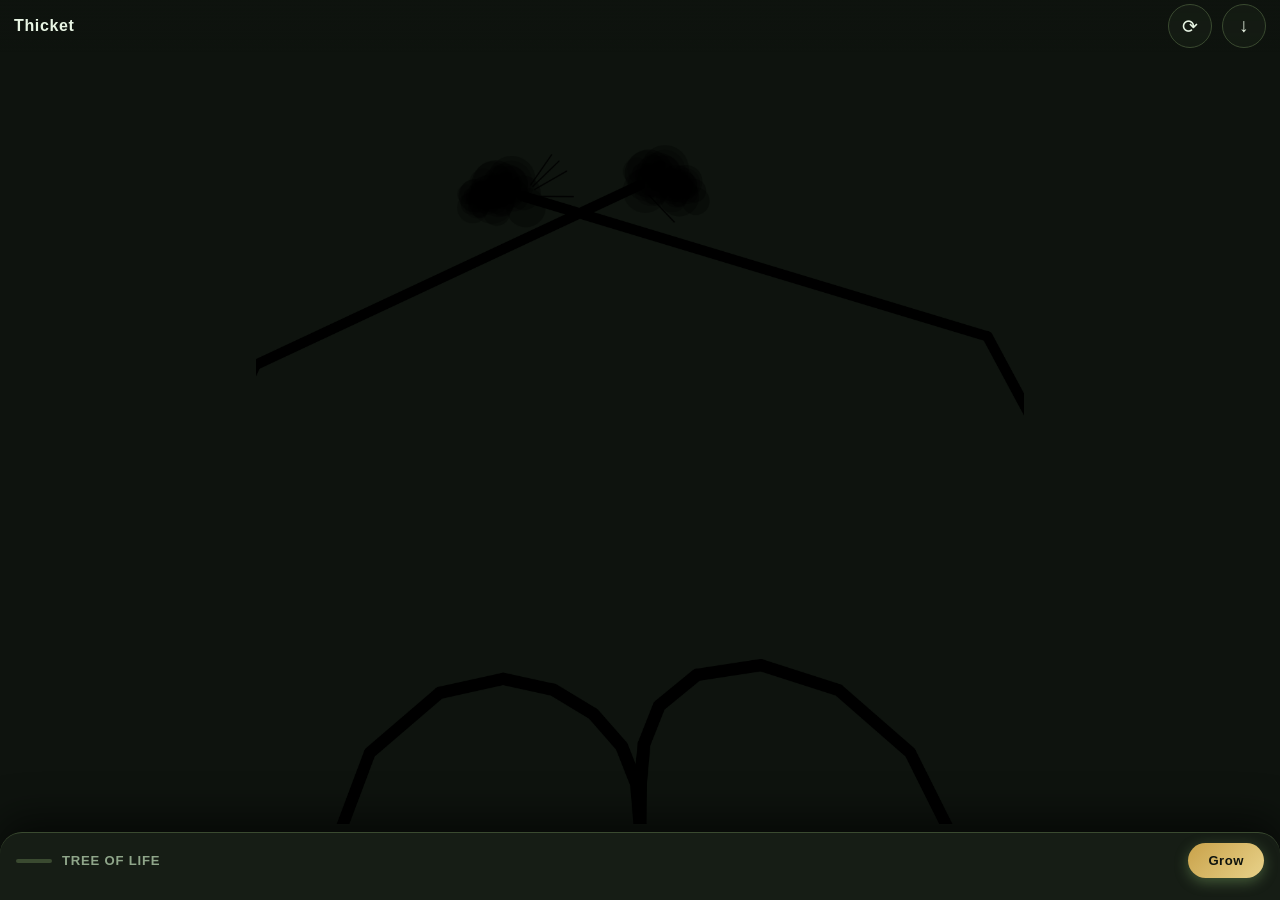
<file: index.html>
<!DOCTYPE html>
<html lang="en">
<head>
<meta charset="UTF-8">
<meta name="viewport" content="width=device-width, initial-scale=1, viewport-fit=cover">
<meta name="theme-color" content="#0e130e">
<title>Thicket</title>
<link rel="manifest" href="manifest.webmanifest">
<link rel="stylesheet" href="thicket.css">
</head>
<body>
<div class="appWrap">

  <canvas id="mainCanvas"></canvas>

  <div class="topBar">
    <span class="topTitle">Thicket</span>
    <button id="btnRandomize" class="iconBtn" title="Randomize">⟳</button>
    <button id="btnExport" class="iconBtn" title="Save image">↓</button>
  </div>

  <div class="sheet" id="sheet">
    <div class="sheetHandle" id="sheetHandle">
      <div class="sheetPill"></div>
      <span class="sheetLabel" id="sheetLabel">Settings</span>
      <button id="btnGenerate" class="generateBtn">Grow</button>
    </div>
    <div class="settingsList" id="settingsList">

      <!-- PATTERN -->
      <div class="settingsGroup">
        <div class="groupLabel">Pattern</div>
        <div class="settingRow" data-key="growthStyle">
          <div class="settingRowInner"><span class="settingName">Style</span><span class="settingVal" id="growthStyleVal">Tree</span></div>
          <div class="settingControl">
            <select id="growthStyle" class="bigSelect">
              <option value="tree" selected>Tree of life</option>
              <option value="bamboo">Grove</option>
              <option value="reed">Fountain</option>
              <option value="mycelium">Mirror lace</option>
              <option value="fern">Corner frames</option>
              <option value="coral">Mandala</option>
              <option value="bramble">Wreath</option>
            </select>
            <p class="settingHint">Each style has one fixed, symmetrical composition. Sliders shape it; the seed varies it.</p>
          </div>
        </div>
        <div class="settingRow" data-key="seed">
          <div class="settingRowInner"><span class="settingName">Seed</span><span class="settingVal" id="seedVal">thicket</span></div>
          <div class="settingControl">
            <input type="text" id="seed" class="bigText" value="thicket" spellcheck="false" autocapitalize="off" autocomplete="off">
            <button id="btnNewSeed" class="wideBtn" type="button">New seed</button>
            <p class="settingHint">Same seed and same settings always give the same picture. Type anything.</p>
          </div>
        </div>
      </div>

      <!-- SHAPE (shared) -->
      <div class="settingsGroup">
        <div class="groupLabel">Shape</div>

        <div class="settingRow" data-key="scale">
          <div class="settingRowInner"><span class="settingName">Scale</span><span class="settingVal" id="scaleVal">1</span></div>
          <div class="settingControl"><input type="range" id="scale" min="0.5" max="2" step="0.05" value="1" class="bigSlider"></div>
        </div>

        <div class="settingRow" data-key="reach">
          <div class="settingRowInner"><span class="settingName">Reach</span><span class="settingVal" id="reachVal">70</span></div>
          <div class="settingControl">
            <input type="range" id="reach" min="20" max="100" step="1" value="70" class="bigSlider">
            <p class="settingHint">How far the growth extends from its start point toward the far side.</p>
          </div>
        </div>

        <div class="settingRow" data-key="depth">
          <div class="settingRowInner"><span class="settingName">Depth</span><span class="settingVal" id="depthVal">5</span></div>
          <div class="settingControl">
            <input type="range" id="depth" min="2" max="8" step="1" value="5" class="bigSlider">
            <p class="settingHint">How many times leaves or strands divide. Higher makes finer detail.</p>
          </div>
        </div>

        <div class="settingRow" data-key="curl">
          <div class="settingRowInner"><span class="settingName">Curl</span><span class="settingVal" id="curlVal">30</span></div>
          <div class="settingControl">
            <input type="range" id="curl" min="0" max="100" step="1" value="30" class="bigSlider">
            <p class="settingHint">How much the strands sway or coil. Low is calm, high is curled.</p>
          </div>
        </div>

        <div class="settingRow" data-key="density">
          <div class="settingRowInner"><span class="settingName">Density</span><span class="settingVal" id="densityVal">50</span></div>
          <div class="settingControl">
            <input type="range" id="density" min="0" max="100" step="1" value="50" class="bigSlider">
            <p class="settingHint">How full the design is. Low is sparse, high is lush.</p>
          </div>
        </div>

        <div class="settingRow" data-key="lineWeight">
          <div class="settingRowInner"><span class="settingName">Line weight</span><span class="settingVal" id="lineWeightVal">5</span></div>
          <div class="settingControl"><input type="range" id="lineWeight" min="1" max="20" step="1" value="5" class="bigSlider"></div>
        </div>

        <div class="settingRow" data-key="taper">
          <div class="settingRowInner"><span class="settingName">Taper</span><span class="settingVal" id="taperVal">50</span></div>
          <div class="settingControl">
            <input type="range" id="taper" min="0" max="100" step="1" value="50" class="bigSlider">
            <p class="settingHint">How much thinner outer strands get. Low keeps even lines, high makes fine tips.</p>
          </div>
        </div>

        <div class="settingRow" data-key="tips">
          <div class="settingRowInner"><span class="settingName">Tips</span><span class="settingVal" id="tipsVal">Buds</span></div>
          <div class="settingControl">
            <select id="tips" class="bigSelect">
              <option value="none">None</option>
              <option value="dots">Dots</option>
              <option value="buds" selected>Buds</option>
              <option value="leaves">Leaves</option>
            </select>
            <p class="settingHint">What sits on the ends of the smallest strands.</p>
          </div>
        </div>

        <div class="settingRow" data-key="tipSize">
          <div class="settingRowInner"><span class="settingName">Tip size</span><span class="settingVal" id="tipSizeVal">50</span></div>
          <div class="settingControl"><input type="range" id="tipSize" min="10" max="100" step="5" value="50" class="bigSlider"></div>
        </div>

        <div class="settingRow" data-key="colourStyle">
          <div class="settingRowInner"><span class="settingName">Colour style</span><span class="settingVal" id="colourStyleVal">Fade</span></div>
          <div class="settingControl">
            <select id="colourStyle" class="bigSelect">
              <option value="fade" selected>Fade root to tip</option>
              <option value="limb">Colour per strand</option>
              <option value="random">Random per strand</option>
            </select>
          </div>
        </div>
      </div>

      <!-- FOLD (coral, bramble) -->
      <div class="settingsGroup" data-styles="coral bramble">
        <div class="groupLabel">Fold</div>
        <div class="settingRow" data-key="fold">
          <div class="settingRowInner"><span class="settingName">Fold count</span><span class="settingVal" id="foldVal">8</span></div>
          <div class="settingControl">
            <input type="range" id="fold" min="4" max="16" step="1" value="8" class="bigSlider">
            <p class="settingHint">How many equal slices the design repeats around the centre.</p>
          </div>
        </div>
      </div>

      <!-- BAMBOO -->
      <div class="settingsGroup" data-styles="bamboo">
        <div class="groupLabel">Grove</div>
        <div class="settingRow" data-key="bambooCount">
          <div class="settingRowInner"><span class="settingName">Stalks per side</span><span class="settingVal" id="bambooCountVal">5</span></div>
          <div class="settingControl"><input type="range" id="bambooCount" min="2" max="12" step="1" value="5" class="bigSlider"></div>
        </div>
        <div class="settingRow" data-key="bambooLeafLen">
          <div class="settingRowInner"><span class="settingName">Leaf length</span><span class="settingVal" id="bambooLeafLenVal">50</span></div>
          <div class="settingControl"><input type="range" id="bambooLeafLen" min="10" max="100" step="5" value="50" class="bigSlider"></div>
        </div>
      </div>

      <!-- FERN -->
      <div class="settingsGroup" data-styles="fern">
        <div class="groupLabel">Corner frames</div>
        <div class="settingRow" data-key="fernCount">
          <div class="settingRowInner"><span class="settingName">Fronds per corner</span><span class="settingVal" id="fernCountVal">3</span></div>
          <div class="settingControl"><input type="range" id="fernCount" min="1" max="6" step="1" value="3" class="bigSlider"></div>
        </div>
        <div class="settingRow" data-key="fernSpacing">
          <div class="settingRowInner"><span class="settingName">Leaf pairing</span><span class="settingVal" id="fernSpacingVal">50</span></div>
          <div class="settingControl">
            <input type="range" id="fernSpacing" min="0" max="100" step="5" value="50" class="bigSlider">
            <p class="settingHint">Low is tight and brushy, high is open and airy.</p>
          </div>
        </div>
      </div>

      <!-- COLOUR -->
      <div class="settingsGroup">
        <div class="groupLabel">Colour</div>
        <div class="settingRow" data-key="colorScheme">
          <div class="settingRowInner"><span class="settingName">Scheme</span><span class="settingVal" id="colorSchemeVal">Custom</span></div>
          <div class="settingControl">
            <select id="colorScheme" class="bigSelect">
              <option value="custom" selected>Custom (my colours)</option>
              <option value="complementary">Complementary</option>
              <option value="splitcomp">Split-complementary</option>
              <option value="analogous">Analogous</option>
              <option value="triadic">Triadic</option>
              <option value="tetradic">Tetradic</option>
              <option value="monochrome">Monochrome</option>
              <option value="moss">Moss &amp; Brass</option>
              <option value="autumn">Autumn</option>
              <option value="forest">Deep Forest</option>
              <option value="noir">Noir</option>
              <option value="neon">Neon</option>
              <option value="pastel">Pastel on dark</option>
            </select>
            <p class="settingHint">The first six build from Colour 1 and keep its shade. The rest are fixed and set the background too.</p>
          </div>
        </div>
        <div class="settingRow" data-key="color1" id="color1Row">
          <div class="settingRowInner"><span class="settingName">Colour 1</span><span class="colorDot" id="color1Dot" style="background:#c9a24a;"></span></div>
          <div class="settingControl"></div><input type="hidden" id="color1" value="#c9a24a">
        </div>
        <div class="settingRow" data-key="color2" id="color2Row">
          <div class="settingRowInner"><span class="settingName">Colour 2</span><span class="colorDot" id="color2Dot" style="background:#9bcf7a;"></span></div>
          <div class="settingControl"></div><input type="hidden" id="color2" value="#9bcf7a">
        </div>
        <div class="settingRow" data-key="color3" id="color3Row">
          <div class="settingRowInner"><span class="settingName">Colour 3</span><span class="colorDot" id="color3Dot" style="background:#4f7a3a;"></span></div>
          <div class="settingControl"></div><input type="hidden" id="color3" value="#4f7a3a">
        </div>
        <div class="settingRow" data-key="color4" id="color4Row">
          <div class="settingRowInner"><span class="settingName">Colour 4</span><span class="colorDot" id="color4Dot" style="background:#e8d28a;"></span></div>
          <div class="settingControl"></div><input type="hidden" id="color4" value="#e8d28a">
        </div>
      </div>

      <!-- BACKGROUND -->
      <div class="settingsGroup">
        <div class="groupLabel">Background</div>
        <div class="settingRow" data-key="bgStyle">
          <div class="settingRowInner"><span class="settingName">Style</span><span class="settingVal" id="bgStyleVal">Solid</span></div>
          <div class="settingControl">
            <select id="bgStyle" class="bigSelect">
              <option value="solid" selected>Solid</option>
              <option value="linear">Gradient, top to bottom</option>
              <option value="diagonal">Gradient, diagonal</option>
              <option value="radial">Gradient, from the centre</option>
            </select>
          </div>
        </div>
        <div class="settingRow" data-key="bgColor" id="bgColorRow">
          <div class="settingRowInner"><span class="settingName">Background</span><span class="colorDot" id="bgColorDot" style="background:#0e130e;"></span></div>
          <div class="settingControl"></div><input type="hidden" id="bgColor" value="#0e130e">
        </div>
        <div class="settingRow" data-key="bgColor2" id="bgColor2Row">
          <div class="settingRowInner"><span class="settingName">Background 2</span><span class="colorDot" id="bgColor2Dot" style="background:#1c2a1b;"></span></div>
          <div class="settingControl"></div><input type="hidden" id="bgColor2" value="#1c2a1b">
        </div>
        <div class="settingRow" data-key="bgTransparent">
          <div class="settingRowInner"><span class="settingName">Transparent bg</span><span class="settingVal" id="bgTransparentVal">Off</span></div>
          <div class="settingControl">
            <div class="toggleWrap"><button class="toggleBtn" id="bgTransparentToggle" data-on="false" type="button">Off</button></div>
            <p class="settingHint">Saved PNGs keep a see-through background. JPG uses the background colour.</p>
          </div>
          <input type="hidden" id="bgTransparent" value="false">
        </div>
      </div>

      <!-- OUTPUT -->
      <div class="settingsGroup">
        <div class="groupLabel">Output</div>
        <div class="settingRow" data-key="size">
          <div class="settingRowInner"><span class="settingName">Size</span><span class="settingVal" id="sizeVal">Square</span></div>
          <div class="settingControl">
            <select id="size" class="bigSelect">
              <option value="square" selected>Square 1500×1500</option>
              <option value="portrait">Portrait 1080×1620</option>
              <option value="a17">Samsung A17 1080×2340</option>
              <option value="landscape">Landscape 1920×1080</option>
            </select>
          </div>
        </div>
        <div class="settingRow" data-key="format">
          <div class="settingRowInner"><span class="settingName">File type</span><span class="settingVal" id="formatVal">PNG</span></div>
          <div class="settingControl">
            <select id="format" class="bigSelect">
              <option value="png" selected>PNG (sharp, can be transparent)</option>
              <option value="jpg">JPG (smaller file)</option>
            </select>
          </div>
        </div>
        <div class="settingRow" data-key="filename">
          <div class="settingRowInner"><span class="settingName">File name</span><span class="settingVal" id="filenameVal">thicket</span></div>
          <div class="settingControl"><input type="text" id="filename" class="bigText" value="thicket" spellcheck="false" autocapitalize="off" autocomplete="off"></div>
        </div>
      </div>

      <!-- SAVED LOOKS -->
      <div class="settingsGroup">
        <div class="groupLabel">Saved looks</div>
        <div class="settingRow" data-key="presets">
          <div class="settingRowInner"><span class="settingName">My presets</span><span class="settingVal" id="presetCountVal">0</span></div>
          <div class="settingControl">
            <select id="presetList" class="bigSelect"><option value="">— none saved —</option></select>
            <div class="btnTrio">
              <button id="btnSavePreset" class="wideBtn" type="button">Save current</button>
              <button id="btnLoadPreset" class="wideBtn" type="button">Load</button>
              <button id="btnDeletePreset" class="wideBtn danger" type="button">Delete</button>
            </div>
            <p class="settingHint">Saves every setting and colour on this phone only.</p>
          </div>
        </div>
      </div>

    </div>
  </div>
</div>

<div id="colorPickerOverlay" class="cpOverlay hidden">
  <div class="cpPanel">
    <div class="cpTitle" id="cpTitle">Pick a colour</div>
    <div class="cpSLWrap"><canvas id="cpSLCanvas"></canvas><div id="cpSLCursor" class="cpCursor"></div></div>
    <div class="cpHueWrap"><canvas id="cpHueCanvas"></canvas><div id="cpHueCursor" class="cpHueCursor"></div></div>
    <div class="cpHexRow"><span class="cpHexLabel">#</span><input type="text" id="cpHexInput" class="cpHexInput" maxlength="6" spellcheck="false" autocomplete="off"><div id="cpHexPreview" class="cpHexPreview"></div></div>
    <div class="cpPresets" id="cpPresets"></div>
    <div class="cpButtons"><button class="cpBtn" id="cpCancel" type="button">Cancel</button><button class="cpBtn primary" id="cpApply" type="button">Apply</button></div>
  </div>
</div>

<script src="thicket-styles.js"></script>
<script src="thicket-app.js"></script>
<script>
  if ("serviceWorker" in navigator) {
    navigator.serviceWorker.register("sw.js").catch(function (e) { console.warn("SW:", e); });
  }
</script>
</body>
</html>
</file>
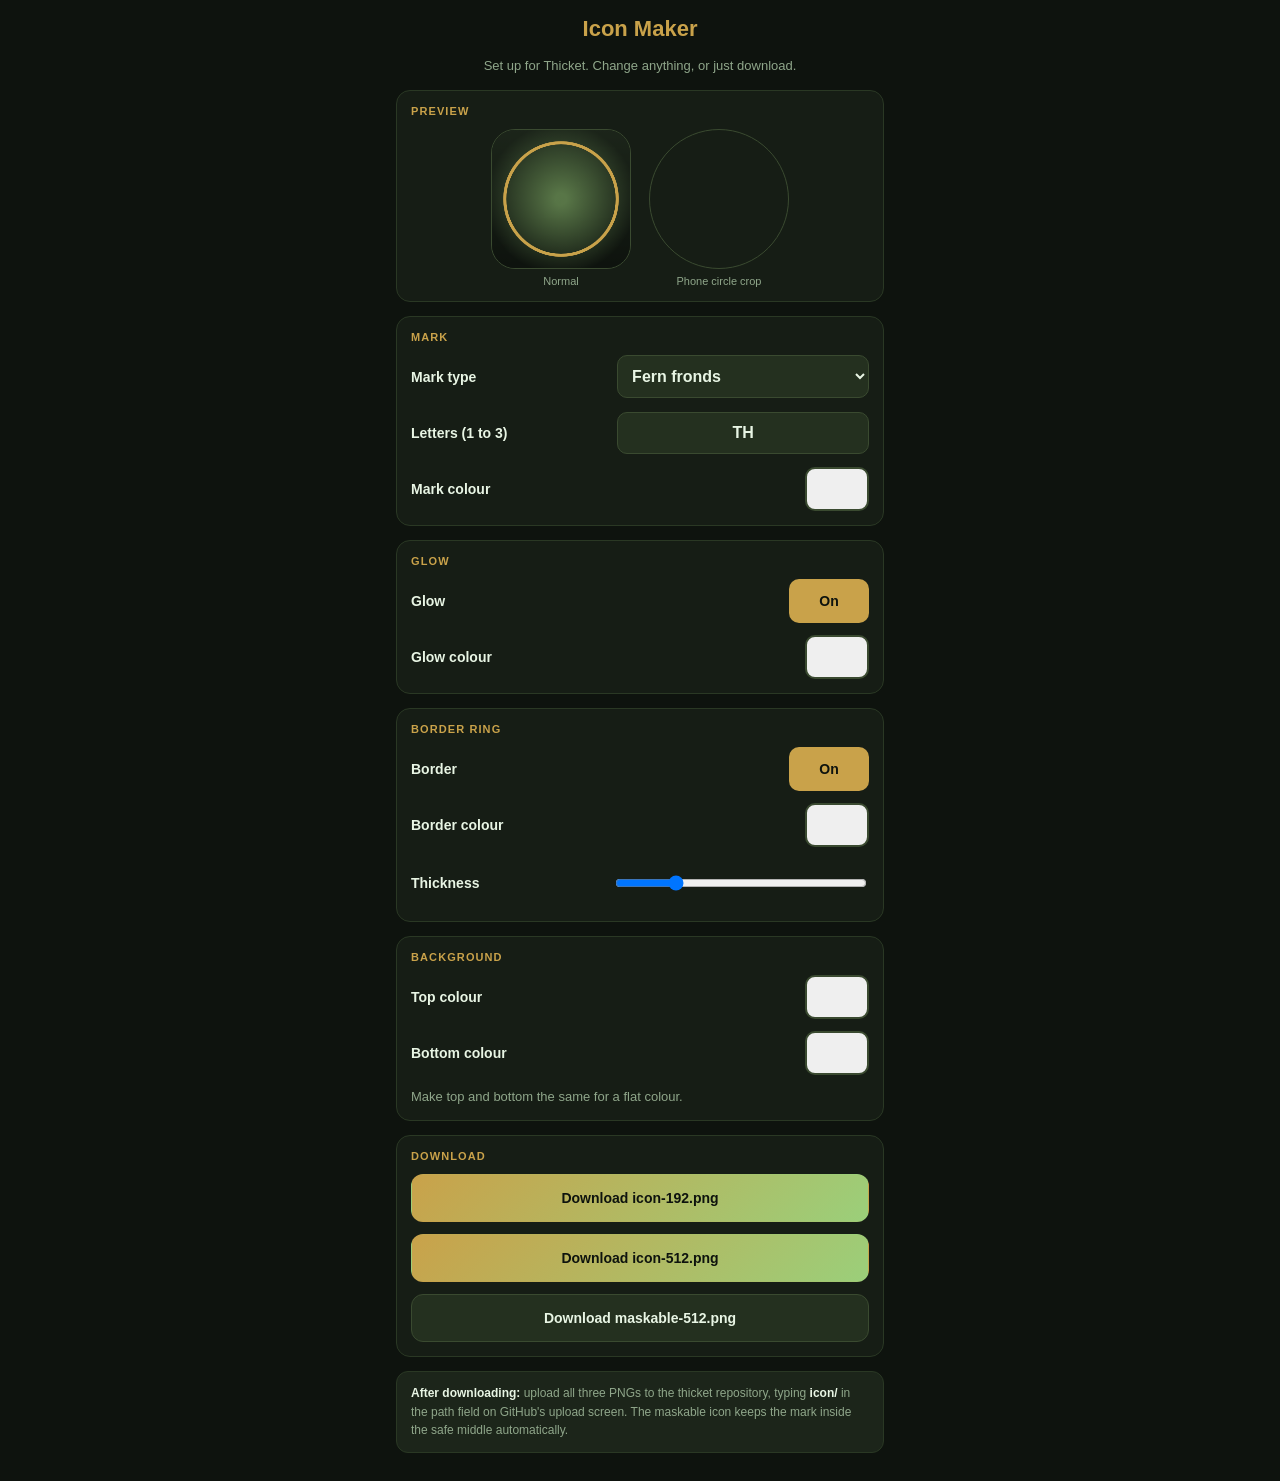
<file: icon/iconmaker.html>
<!DOCTYPE html>
<html lang="en">
<head>
<meta charset="UTF-8">
<meta name="viewport" content="width=device-width, initial-scale=1, viewport-fit=cover">
<meta name="theme-color" content="#0e130e">
<title>Icon Maker: Thicket</title>
<style>
  :root{--bg:#0e130e;--panel:#161d15;--p2:#1c251a;--p3:#24301f;--bd:#2a3824;--bds:#3a4a30;--text:#e8f5e4;--dim:#8fa68a;--acc:#c9a24a;--acc2:#9bcf7a}
  *{box-sizing:border-box;-webkit-tap-highlight-color:transparent}
  html,body{margin:0;background:var(--bg);color:var(--text);font-family:-apple-system,BlinkMacSystemFont,"Segoe UI",Roboto,Helvetica,Arial,sans-serif;touch-action:manipulation}
  .wrap{max-width:520px;margin:0 auto;padding:calc(env(safe-area-inset-top,0px) + 16px) 16px calc(env(safe-area-inset-bottom,0px) + 28px);display:flex;flex-direction:column;gap:14px}
  h1{margin:0;font-size:22px;font-weight:800;text-align:center;color:var(--acc)}
  .lead{margin:0;font-size:13px;color:var(--dim);line-height:1.5;text-align:center}
  .group{background:var(--panel);border:1px solid var(--bd);border-radius:14px;padding:14px;display:flex;flex-direction:column;gap:12px}
  h2{margin:0;font-size:11px;text-transform:uppercase;letter-spacing:.1em;color:var(--acc);font-weight:800}
  .field{display:flex;align-items:center;justify-content:space-between;gap:10px;min-height:44px}
  .field label{font-size:14px;font-weight:600;flex:1}
  .field select,.field input[type=text]{width:55%;background:var(--p3);border:1px solid var(--bds);color:var(--text);border-radius:10px;padding:11px 10px;font-size:16px;font-weight:700}
  .field input[type=text]{text-align:center;text-transform:uppercase}
  .field input[type=range]{width:55%;height:44px}
  .sw{width:64px;height:44px;border-radius:10px;border:2px solid var(--bds);cursor:pointer;padding:0}
  .tog{width:80px;height:44px;border-radius:10px;border:1px solid var(--bds);background:var(--p3);color:var(--dim);font-weight:800;font-size:14px;cursor:pointer}
  .tog[data-on="true"]{background:var(--acc);color:#0e130e;border-color:transparent}
  .previews{display:flex;justify-content:center;gap:18px;flex-wrap:wrap}
  .pv{display:flex;flex-direction:column;align-items:center;gap:6px;font-size:11px;color:var(--dim)}
  .pv canvas{width:140px;height:140px;border:1px solid var(--bds)}
  #pvA{border-radius:24px}
  #pvB{border-radius:50%}
  button.dl{background:var(--p3);border:1px solid var(--bds);color:var(--text);border-radius:12px;padding:15px;font-size:14px;font-weight:800;cursor:pointer}
  button.dl.primary{background:linear-gradient(135deg,var(--acc),var(--acc2));color:#0e130e;border-color:transparent}
  button.dl:active{transform:scale(.97)}
  .note{font-size:12px;color:var(--dim);line-height:1.55;background:var(--p2);border:1px solid var(--bd);border-radius:12px;padding:12px 14px}
  .note b{color:var(--text)}
  .hidden{display:none!important}
  .cpOverlay{position:fixed;inset:0;background:rgba(0,0,0,.78);z-index:500;display:flex;align-items:flex-end;justify-content:center}
  .cpPanel{background:var(--p2);border:1px solid var(--bds);border-radius:22px 22px 0 0;padding:18px 16px calc(env(safe-area-inset-bottom,0px) + 16px);width:100%;max-width:640px;display:flex;flex-direction:column;gap:14px}
  .cpTitle{font-size:12px;font-weight:700;color:var(--dim);text-align:center;text-transform:uppercase;letter-spacing:.1em}
  .cpSLWrap{position:relative;width:100%;height:180px;border-radius:10px;overflow:hidden;touch-action:none}
  .cpHueWrap{position:relative;width:100%;height:32px;border-radius:16px;touch-action:none}
  #cpSL,#cpHue{width:100%;height:100%;display:block}
  #cpHue{border-radius:16px}
  .cur{position:absolute;width:24px;height:24px;border-radius:50%;border:2.5px solid #fff;box-shadow:0 0 0 1px rgba(0,0,0,.5);pointer-events:none;transform:translate(-50%,-50%)}
  .cpHexRow{display:flex;align-items:center;gap:8px}
  .cpHexRow input{flex:1;background:var(--p3);border:1px solid var(--bds);color:var(--text);border-radius:10px;padding:10px 12px;font-size:16px;font-family:monospace;letter-spacing:.08em;text-transform:uppercase}
  #cpPrev{width:38px;height:38px;border-radius:8px;border:1px solid var(--bds)}
  .cpPresets{display:flex;flex-wrap:wrap;gap:8px}
  .cpPresets button{width:36px;height:36px;border-radius:8px;border:2px solid transparent;padding:0;cursor:pointer}
  .cpBtns{display:flex;gap:8px}
  .cpBtns button{flex:1;background:var(--p3);border:1px solid var(--bds);color:var(--text);border-radius:12px;padding:14px;font-size:15px;font-weight:700;cursor:pointer}
  .cpBtns .primary{background:linear-gradient(135deg,var(--acc),var(--acc2));color:#0e130e;border-color:transparent}
</style>
</head>
<body>
<div class="wrap">
  <h1>Icon Maker</h1>
  <p class="lead">Set up for Thicket. Change anything, or just download.</p>

  <div class="group">
    <h2>Preview</h2>
    <div class="previews">
      <div class="pv"><canvas id="pvA" width="280" height="280"></canvas>Normal</div>
      <div class="pv"><canvas id="pvB" width="280" height="280"></canvas>Phone circle crop</div>
    </div>
  </div>

  <div class="group">
    <h2>Mark</h2>
    <div class="field"><label>Mark type</label>
      <select id="markType">
        <option value="ferns" selected>Fern fronds</option>
        <option value="tree">Tree</option>
        <option value="leaf">Leaf</option>
        <option value="bramble">Bramble</option>
        <option value="letters">Letters</option>
      </select></div>
    <div class="field" id="lettersRow"><label>Letters (1 to 3)</label>
      <input type="text" id="letters" value="TH" maxlength="3" autocomplete="off" spellcheck="false"></div>
    <div class="field"><label>Mark colour</label><button class="sw" id="swMark" type="button"></button></div>
  </div>

  <div class="group">
    <h2>Glow</h2>
    <div class="field"><label>Glow</label><button class="tog" id="togGlow" data-on="true" type="button">On</button></div>
    <div class="field"><label>Glow colour</label><button class="sw" id="swGlow" type="button"></button></div>
  </div>

  <div class="group">
    <h2>Border ring</h2>
    <div class="field"><label>Border</label><button class="tog" id="togBorder" data-on="true" type="button">On</button></div>
    <div class="field"><label>Border colour</label><button class="sw" id="swBorder" type="button"></button></div>
    <div class="field"><label>Thickness</label><input type="range" id="thick" min="1" max="10" step="1" value="3"></div>
  </div>

  <div class="group">
    <h2>Background</h2>
    <div class="field"><label>Top colour</label><button class="sw" id="swTop" type="button"></button></div>
    <div class="field"><label>Bottom colour</label><button class="sw" id="swBottom" type="button"></button></div>
    <p class="lead" style="text-align:left">Make top and bottom the same for a flat colour.</p>
  </div>

  <div class="group">
    <h2>Download</h2>
    <button class="dl primary" id="b192" type="button">Download icon-192.png</button>
    <button class="dl primary" id="b512" type="button">Download icon-512.png</button>
    <button class="dl" id="bMask" type="button">Download maskable-512.png</button>
  </div>

  <div class="note"><b>After downloading:</b> upload all three PNGs to the thicket repository, typing <b>icon/</b> in the path field on GitHub's upload screen. The maskable icon keeps the mark inside the safe middle automatically.</div>
</div>

<div id="cpOverlay" class="cpOverlay hidden">
  <div class="cpPanel">
    <div class="cpTitle" id="cpTitle">Pick a colour</div>
    <div class="cpSLWrap"><canvas id="cpSL"></canvas><div id="cpSLCur" class="cur"></div></div>
    <div class="cpHueWrap"><canvas id="cpHue"></canvas><div id="cpHueCur" class="cur" style="top:50%"></div></div>
    <div class="cpHexRow"><span>#</span><input type="text" id="cpHex" maxlength="6" spellcheck="false" autocomplete="off"><div id="cpPrev"></div></div>
    <div class="cpPresets" id="cpPresets"></div>
    <div class="cpBtns"><button id="cpCancel" type="button">Cancel</button><button id="cpApply" class="primary" type="button">Apply</button></div>
  </div>
</div>

<script>
(function(){
  "use strict";
  var TAU=Math.PI*2;
  function $(i){return document.getElementById(i);}
  function clamp(v,a,b){return Math.max(a,Math.min(b,v));}

  var col={mark:"#c9a24a",glow:"#9bcf7a",border:"#c9a24a",top:"#1c251a",bottom:"#0e130e"};
  var swMap={mark:"swMark",glow:"swGlow",border:"swBorder",top:"swTop",bottom:"swBottom"};
  var names={mark:"Mark colour",glow:"Glow colour",border:"Border colour",top:"Background top",bottom:"Background bottom"};

  function rgb(h){h=h.replace("#","");var n=parseInt(h,16);return[(n>>16)&255,(n>>8)&255,n&255];}
  function rgba(h,a){var c=rgb(h);return"rgba("+c[0]+","+c[1]+","+c[2]+","+a+")";}

  function fern(c,cx,cy,u,ang,scale,leaf){
    var i,LL=u*scale,step=u*scale*0.55,spine=[],p;
    var a0=-HALF+ang;
    for(i=0;i<=14;i++){p=[cx+Math.cos(a0)*LL*i/14,cy+Math.sin(a0)*LL*i/14];spine.push(p);}
    c.beginPath();c.moveTo(spine[0][0],spine[0][1]);
    for(i=1;i<=14;i++)c.lineTo(spine[i][0],spine[i][1]);c.stroke();
    if(leaf){
      c.lineWidth=c.lineWidth*0.45;
      for(i=1;i<=14;i++){
        var tang=Math.atan2(spine[i][1]-spine[i-1][1],spine[i][0]-spine[i-1][0]);
        var len=LL*0.28*(1-i/18);
        [-1,1].forEach(function(side){
          c.beginPath();c.moveTo(spine[i][0],spine[i][1]);
          c.lineTo(spine[i][0]+Math.cos(tang+side*0.8)*len,spine[i][1]+Math.sin(tang+side*0.8)*len);
          c.stroke();
        });
      }
      c.lineWidth=c.lineWidth*2.22;
    }
  }

  function draw(c,size,maskable){
    var cx=size/2,cy=size/2;
    var R=size/2*(maskable?0.62:0.84);
    var g=c.createLinearGradient(0,0,0,size);
    g.addColorStop(0,col.top);g.addColorStop(1,col.bottom);
    c.fillStyle=g;c.fillRect(0,0,size,size);
    var glowOn=$("togGlow").getAttribute("data-on")==="true";
    var borderOn=$("togBorder").getAttribute("data-on")==="true";
    if(glowOn){
      var rg=c.createRadialGradient(cx,cy,R*0.1,cx,cy,R*1.3);
      rg.addColorStop(0,rgba(col.glow,0.5));rg.addColorStop(1,rgba(col.glow,0));
      c.fillStyle=rg;c.fillRect(0,0,size,size);
    }
    if(borderOn){
      c.beginPath();c.arc(cx,cy,R*0.97,0,TAU);
      c.strokeStyle=col.border;c.lineWidth=size*0.0075*parseInt($("thick").value,10);
      c.stroke();
    }
    c.save();
    if(glowOn){c.shadowColor=col.glow;c.shadowBlur=size*0.05;}
    c.strokeStyle=col.mark;c.fillStyle=col.mark;
    c.lineCap="round";c.lineJoin="round";
    var t=$("markType").value;
    var u=R*0.7;
    if(t==="letters"){
      var txt=($("letters").value||"TH").trim().toUpperCase().slice(0,3)||"TH";
      var fs=txt.length===1?R*1.15:txt.length===2?R*0.88:R*0.62;
      c.font="800 "+fs+"px -apple-system,BlinkMacSystemFont,'Segoe UI',Roboto,sans-serif";
      c.textAlign="center";c.textBaseline="middle";
      c.fillText(txt,cx,cy+fs*0.04);
    }else if(t==="tree"){
      c.lineWidth=size*0.028;
      c.beginPath();c.moveTo(cx,cy+u);
      c.quadraticCurveTo(cx+u*0.06,cy+u*0.3,cx,cy-u*0.2);c.stroke();
      [0.55,-0.55].forEach(function(side){
        c.beginPath();
        c.moveTo(cx,cy+u*0.45);
        c.quadraticCurveTo(cx+side*u*0.5,cy+u*0.1,cx+side*u*0.55,cy-u*0.55);c.stroke();
        c.beginPath();
        c.moveTo(cx,cy+u*0.1);
        c.quadraticCurveTo(cx+side*u*0.35,cy-u*0.2,cx+side*u*0.3,cy-u*0.8);c.stroke();
      });
    }else if(t==="leaf"){
      c.lineWidth=size*0.02;
      var bx=cx,by=cy+u;
      c.beginPath();c.moveTo(bx,by);
      c.quadraticCurveTo(cx+u*0.3,cy,cx,cy-u*0.7);c.stroke();
      c.beginPath();c.moveTo(cx,cy-u*0.7);
      c.lineTo(cx-u*0.18,cy-u*0.3);c.lineTo(cx+u*0.02,cy-u*0.42);c.lineTo(cx-u*0.1,cy-u*0.05);
      c.lineTo(cx+u*0.2,cy-u*0.22);c.closePath();c.fill();
    }else if(t==="bramble"){
      c.lineWidth=size*0.02;
      var i;
      for(i=0;i<6;i++){
        var a=i/6*TAU;
        c.beginPath();c.moveTo(cx,cy);
        c.quadraticCurveTo(cx+Math.cos(a)*u*0.5,cy+Math.sin(a)*u*0.5,cx+Math.cos(a)*u,cy+Math.sin(a)*u);c.stroke();
      }
      c.beginPath();c.arc(cx,cy,u*0.14,0,TAU);c.fill();
    }else{
      c.lineWidth=size*0.022;
      fern(c,cx-u*0.12,cy+u*0.8,u*0.75,-0.5,0.62,true);
      fern(c,cx+u*0.1,cy+u*0.8,u*0.9,0.5,0.7,true);
      fern(c,cx-u*0.02,cy+u*0.7,u*1.1,0,0.6,false);
    }
    c.restore();
  }

  function make(size,maskable){
    var cv=document.createElement("canvas");cv.width=size;cv.height=size;
    draw(cv.getContext("2d"),size,maskable);return cv;
  }
  function preview(){
    [["pvA",false],["pvB",true]].forEach(function(p){
      var cv=$(p[0]);cv.getContext("2d").clearRect(0,0,280,280);
      draw(cv.getContext("2d"),280,p[1]);
    });
    Object.keys(swMap).forEach(function(k){$(swMap[k]).style.background=col[k];});
    $("lettersRow").classList.toggle("hidden",$("markType").value!=="letters");
  }

  function download(name,size,maskable){
    make(size,maskable).toBlob(function(b){
      if(!b){alert("Could not make the image.");return;}
      var url=URL.createObjectURL(b),a=document.createElement("a");
      a.href=url;a.download=name;document.body.appendChild(a);a.click();a.remove();
      setTimeout(function(){URL.revokeObjectURL(url);},2000);
    },"image/png");
  }
  $("b192").addEventListener("click",function(){download("icon-192.png",192,false);});
  $("b512").addEventListener("click",function(){download("icon-512.png",512,false);});
  $("bMask").addEventListener("click",function(){download("maskable-512.png",512,true);});

  ["markType","letters","thick"].forEach(function(i){
    $(i).addEventListener("input",preview);$(i).addEventListener("change",preview);
  });
  ["togGlow","togBorder"].forEach(function(i){
    $(i).addEventListener("click",function(){
      var on=this.getAttribute("data-on")!=="true";
      this.setAttribute("data-on",on?"true":"false");this.textContent=on?"On":"Off";preview();
    });
  });

  /* ---------- colour picker ---------- */
  function hsv2rgb(h,s,v){h=(((h%360)+360)%360)/60;var i=Math.floor(h),f=h-i,p=v*(1-s),q=v*(1-s*f),t=v*(1-s*(1-f)),r,g,b;
    switch(i%6){case 0:r=v;g=t;b=p;break;case 1:r=q;g=v;b=p;break;case 2:r=p;g=v;b=t;break;case 3:r=p;g=q;b=v;break;case 4:r=t;g=p;b=v;break;default:r=v;g=p;b=q;}
    return[r*255,g*255,b*255];}
  function rgb2hsv(r,g,b){r/=255;g/=255;b/=255;var mx=Math.max(r,g,b),mn=Math.min(r,g,b),d=mx-mn,h=0;
    if(d){if(mx===r)h=((g-b)/d)%6;else if(mx===g)h=(b-r)/d+2;else h=(r-g)/d+4;h*=60;if(h<0)h+=360;}
    return[h,mx?d/mx:0,mx];}
  function toHex(c){return"#"+c.map(function(v){return("0"+Math.round(clamp(v,0,255)).toString(16)).slice(-2);}).join("");}

  var CP={h:45,s:.6,v:.8,key:null};
  var PRE=["#c9a24a","#9bcf7a","#4f7a3a","#e8d28a","#0e130e","#1c251a","#ffffff","#000000","#94a3b8","#475569","#38bdf8","#a855f7","#ec4899","#f97316","#ef4444","#22c55e","#fde68a","#bbf7d0","#fce7f3","#0b1020"];
  function cpHexNow(){return toHex(hsv2rgb(CP.h,CP.s,CP.v));}
  function setHex(h){var c=rgb(h),v=rgb2hsv(c[0],c[1],c[2]);if(v[1]>0.001&&v[2]>0.001)CP.h=v[0];CP.s=v[1];CP.v=v[2];}
  function drawHue(){var c=$("cpHue");c.width=c.offsetWidth||300;c.height=c.offsetHeight||32;var x=c.getContext("2d"),g=x.createLinearGradient(0,0,c.width,0);
    for(var i=0;i<=12;i++)g.addColorStop(i/12,"hsl("+(i/12*360)+",100%,50%)");x.fillStyle=g;x.fillRect(0,0,c.width,c.height);}
  function drawSL(){var c=$("cpSL");c.width=c.offsetWidth||300;c.height=c.offsetHeight||180;var x=c.getContext("2d"),g=x.createLinearGradient(0,0,c.width,0);
    g.addColorStop(0,"#fff");g.addColorStop(1,"hsl("+CP.h+",100%,50%)");x.fillStyle=g;x.fillRect(0,0,c.width,c.height);
    var v=x.createLinearGradient(0,0,0,c.height);v.addColorStop(0,"rgba(0,0,0,0)");v.addColorStop(1,"#000");x.fillStyle=v;x.fillRect(0,0,c.width,c.height);}
  function cursors(){$("cpHueCur").style.left=(CP.h/360*$("cpHue").offsetWidth)+"px";
    $("cpSLCur").style.left=(CP.s*$("cpSL").offsetWidth)+"px";$("cpSLCur").style.top=((1-CP.v)*$("cpSL").offsetHeight)+"px";
    $("cpPrev").style.background=cpHexNow();}
  function upd(){cursors();$("cpHex").value=cpHexNow().slice(1).toUpperCase();}
  function drag(el,fn){var d=false;
    el.addEventListener("pointerdown",function(e){d=true;try{el.setPointerCapture(e.pointerId);}catch(x){}fn(e);e.preventDefault();});
    el.addEventListener("pointermove",function(e){if(d){fn(e);e.preventDefault();}});
    function st(){d=false;}
    el.addEventListener("pointerup",st);el.addEventListener("pointercancel",st);el.addEventListener("lostpointercapture",st);}
  drag($("cpHue"),function(e){var r=$("cpHue").getBoundingClientRect();CP.h=clamp((e.clientX-r.left)/r.width,0,1)*360;drawSL();upd();});
  drag($("cpSL"),function(e){var r=$("cpSL").getBoundingClientRect();CP.s=clamp((e.clientX-r.left)/r.width,0,1);CP.v=1-clamp((e.clientY-r.top)/r.height,0,1);upd();});
  $("cpHex").addEventListener("input",function(){var v=this.value.replace(/[^0-9a-fA-F]/g,"");if(v.length===6){setHex("#"+v);drawSL();cursors();}});
  function build(){var p=$("cpPresets");p.innerHTML="";PRE.forEach(function(h){var b=document.createElement("button");b.type="button";b.style.background=h;
    b.addEventListener("click",function(){setHex(h);drawSL();upd();});p.appendChild(b);});}
  function open(k){CP.key=k;$("cpTitle").textContent="Pick: "+names[k];setHex(col[k]);$("cpOverlay").classList.remove("hidden");
    requestAnimationFrame(function(){drawHue();drawSL();upd();build();});}
  function close(){$("cpOverlay").classList.add("hidden");}
  Object.keys(swMap).forEach(function(k){$(swMap[k]).addEventListener("click",function(){open(k);});});
  $("cpApply").addEventListener("click",function(){if(CP.key)col[CP.key]=cpHexNow();close();preview();});
  $("cpCancel").addEventListener("click",close);
  $("cpOverlay").addEventListener("click",function(e){if(e.target===this)close();});

  preview();
})();
</script>
</body>
</html>
</file>
<file: thicket.css>
/* =========================================================================
   THICKET: thicket.css
   Moss & Brass look. Dark forest green, antique gold, moss glow.
   Full-screen canvas, bottom sheet, tappable rows.
   ========================================================================= */
:root{
  --bg:#0e130e;--panel:#161d15;--panel-2:#1c251a;--panel-3:#24301f;
  --border:#2a3824;--border-strong:#3a4a30;--text:#e8f5e4;--text-dim:#8fa68a;
  --text-dimmer:#5d7459;--accent:#c9a24a;--accent-bright:#e8d28a;
  --accent-glow:rgba(155,207,122,.35);--gold:#ffd257;--danger:#ff8a7a;
  --sheet-radius:22px;--row-h:54px;--sheet-open-h:62vh;--sheet-open-h:62dvh;
}
*,*::before,*::after{box-sizing:border-box;margin:0;padding:0;-webkit-tap-highlight-color:transparent}
html,body{width:100%;height:100%;overflow:hidden;background:var(--bg);color:var(--text);
  font-family:-apple-system,BlinkMacSystemFont,"Segoe UI",Roboto,Helvetica,Arial,sans-serif;
  -webkit-font-smoothing:antialiased;touch-action:manipulation}
.hidden{display:none!important}
.appWrap{position:fixed;inset:0;overflow:hidden}
#mainCanvas{position:absolute;top:0;left:0;width:100%;height:100%;object-fit:contain;display:block}
/* top bar */
.topBar{position:absolute;top:0;left:0;right:0;height:calc(52px + env(safe-area-inset-top,0px));
  padding:env(safe-area-inset-top,0px) 14px 0;display:flex;align-items:center;gap:10px;
  background:linear-gradient(to bottom,rgba(14,19,14,.9) 0%,transparent 100%);z-index:50}
.topTitle{flex:1;font-size:1rem;font-weight:800;letter-spacing:.04em;color:var(--text)}
.iconBtn{width:44px;height:44px;border-radius:50%;border:1px solid var(--border-strong);
  background:rgba(22,29,21,.85);color:var(--text);font-size:1.2rem;display:flex;align-items:center;
  justify-content:center;cursor:pointer;flex-shrink:0;transition:transform .1s ease}
.iconBtn:active{transform:scale(.9)}
/* sheet */
.sheet{position:absolute;bottom:0;left:0;right:0;z-index:100;display:flex;flex-direction:column;
  border-radius:var(--sheet-radius) var(--sheet-radius) 0 0;background:var(--panel);
  border-top:1px solid var(--border-strong);box-shadow:0 -12px 40px rgba(0,0,0,.6);
  max-height:calc(var(--row-h) + 14px + env(safe-area-inset-bottom,0px));
  transition:max-height .35s cubic-bezier(.32,.72,0,1);overflow:hidden}
.sheet.open{max-height:calc(var(--sheet-open-h) + env(safe-area-inset-bottom,0px))}
.sheetHandle{display:flex;align-items:center;gap:10px;padding:10px 16px;flex-shrink:0;
  cursor:pointer;user-select:none;-webkit-user-select:none}
.sheetPill{width:36px;height:4px;border-radius:2px;background:var(--border-strong);flex-shrink:0}
.sheetLabel{flex:1;font-size:.82rem;font-weight:700;color:var(--text-dim);letter-spacing:.06em;text-transform:uppercase}
.generateBtn{background:linear-gradient(135deg,var(--accent),var(--accent-bright));color:#0e130e;
  border:none;border-radius:20px;padding:10px 20px;font-size:.82rem;font-weight:800;cursor:pointer;
  letter-spacing:.04em;box-shadow:0 4px 14px var(--accent-glow);flex-shrink:0;transition:transform .1s ease}
.generateBtn:active{transform:scale(.95)}
/* settings list */
.settingsList{flex:1;overflow-y:auto;overflow-x:hidden;-webkit-overflow-scrolling:touch;
  overscroll-behavior:contain;padding-bottom:env(safe-area-inset-bottom,0px)}
.settingsList::-webkit-scrollbar{display:none}
.settingsGroup{margin-bottom:2px}
.groupLabel{font-size:.68rem;font-weight:800;text-transform:uppercase;letter-spacing:.12em;
  color:var(--accent);padding:10px 16px 4px;border-bottom:1px solid var(--border)}
.settingRow{border-bottom:1px solid var(--border);cursor:pointer;overflow:hidden}
.settingRow:last-child{border-bottom:none}
.settingRow:active .settingRowInner{background:var(--panel-3)}
.settingRowInner{display:flex;align-items:center;justify-content:space-between;min-height:var(--row-h);
  padding:0 16px;gap:12px;transition:background .12s ease}
.settingName{font-size:.9rem;font-weight:600;flex:1}
.settingVal{font-size:.82rem;font-weight:700;color:var(--accent-bright);background:var(--panel-3);
  border-radius:999px;padding:3px 12px;font-variant-numeric:tabular-nums;min-width:44px;text-align:center;
  white-space:nowrap;max-width:55%;overflow:hidden;text-overflow:ellipsis}
.colorDot{width:28px;height:28px;border-radius:50%;border:2px solid var(--border-strong);flex-shrink:0}
.settingControl{display:none;padding:4px 16px 18px}
.settingRow.active .settingControl{display:block}
.settingRow.active .settingRowInner{background:var(--panel-2)}
.settingRow.active .settingName{color:var(--accent-bright)}
.settingHint{margin-top:10px;font-size:.74rem;line-height:1.45;color:var(--text-dim)}
.settingRow.dimmed .settingName,.settingRow.dimmed .colorDot{opacity:.35}
.settingRow.dimmed::after{content:attr(data-note);display:block;padding:0 16px 10px;margin-top:-8px;
  font-size:.72rem;font-weight:700;color:var(--gold);letter-spacing:.04em}
/* slider */
.bigSlider{-webkit-appearance:none;appearance:none;width:100%;height:48px;background:transparent;
  cursor:pointer;touch-action:pan-x;display:block}
.bigSlider::-webkit-slider-runnable-track{height:6px;background:var(--panel-3);border-radius:3px;
  border:1px solid var(--border-strong)}
.bigSlider::-moz-range-track{height:6px;background:var(--panel-3);border-radius:3px;border:1px solid var(--border-strong)}
.bigSlider::-webkit-slider-thumb{-webkit-appearance:none;width:30px;height:30px;border-radius:50%;
  background:var(--accent);border:3px solid var(--panel);box-shadow:0 2px 10px rgba(0,0,0,.5),
  0 0 16px var(--accent-glow);margin-top:-13px}
.bigSlider::-moz-range-thumb{width:30px;height:30px;border-radius:50%;background:var(--accent);
  border:3px solid var(--panel);box-shadow:0 2px 10px rgba(0,0,0,.5)}
/* select */
.bigSelect{width:100%;background:var(--panel-3);border:1px solid var(--border-strong);color:var(--text);
  border-radius:12px;padding:14px 36px 14px 14px;font-size:.9rem;font-weight:600;cursor:pointer;
  appearance:none;-webkit-appearance:none;
  background-image:linear-gradient(45deg,transparent 50%,var(--text-dim) 50%),
  linear-gradient(135deg,var(--text-dim) 50%,transparent 50%);
  background-position:calc(100% - 16px) calc(50% - 2px),calc(100% - 11px) calc(50% - 2px);
  background-size:5px 5px,5px 5px;background-repeat:no-repeat;outline:none}
.bigSelect:focus{border-color:var(--accent)}
/* text */
.bigText{width:100%;background:var(--panel-3);border:1px solid var(--border-strong);color:var(--text);
  border-radius:12px;padding:14px;font-size:16px;font-weight:600;outline:none}
.bigText:focus{border-color:var(--accent)}
/* buttons inside rows */
.wideBtn{width:100%;margin-top:10px;background:var(--panel-3);border:1px solid var(--border-strong);
  color:var(--text);border-radius:12px;padding:14px;font-size:.88rem;font-weight:700;cursor:pointer;
  transition:transform .08s ease}
.wideBtn:active{transform:scale(.97)}
.wideBtn.danger{color:var(--danger);border-color:rgba(255,138,122,.4)}
.btnTrio{display:flex;gap:8px}
.btnTrio .wideBtn{flex:1;padding:14px 6px}
.toggleWrap{display:flex}
.toggleBtn{flex:1;background:var(--panel-3);border:1px solid var(--border-strong);color:var(--text-dim);
  border-radius:12px;padding:14px;font-size:.9rem;font-weight:700;cursor:pointer}
.toggleBtn[data-on="true"]{background:var(--accent);color:#0e130e;border-color:transparent}
/* colour picker */
.cpOverlay{position:fixed;inset:0;background:rgba(0,0,0,.78);z-index:500;display:flex;
  align-items:flex-end;justify-content:center;padding-bottom:env(safe-area-inset-bottom,0px)}
.cpPanel{background:var(--panel-2);border:1px solid var(--border-strong);border-radius:22px 22px 0 0;
  padding:20px 16px 16px;width:100%;max-width:640px;display:flex;flex-direction:column;gap:14px}
.cpTitle{font-size:.78rem;font-weight:700;color:var(--text-dim);text-align:center;
  text-transform:uppercase;letter-spacing:.1em}
.cpSLWrap{position:relative;width:100%;height:180px;border-radius:10px;overflow:hidden;touch-action:none}
#cpSLCanvas{width:100%;height:100%;display:block}
.cpCursor{position:absolute;width:22px;height:22px;border-radius:50%;border:2.5px solid #fff;
  box-shadow:0 0 0 1px rgba(0,0,0,.5);pointer-events:none;transform:translate(-50%,-50%)}
.cpHueWrap{position:relative;width:100%;height:32px;border-radius:16px;touch-action:none}
#cpHueCanvas{width:100%;height:100%;display:block;border-radius:16px}
.cpHueCursor{position:absolute;top:50%;left:0;width:26px;height:26px;border-radius:50%;
  border:2.5px solid #fff;box-shadow:0 0 0 1px rgba(0,0,0,.4);pointer-events:none;
  transform:translate(-50%,-50%)}
.cpHexRow{display:flex;align-items:center;gap:8px}
.cpHexLabel{font-size:15px;font-weight:700;color:var(--text-dim)}
.cpHexInput{flex:1;background:var(--panel-3);border:1px solid var(--border-strong);color:var(--text);
  border-radius:10px;padding:10px 12px;font-size:16px;font-family:"SF Mono","Fira Code",monospace;
  letter-spacing:.08em;text-transform:uppercase;outline:none}
.cpHexInput:focus{border-color:var(--accent)}
.cpHexPreview{width:38px;height:38px;border-radius:8px;border:1px solid var(--border-strong);flex-shrink:0}
.cpPresets{display:flex;flex-wrap:wrap;gap:8px}
.cpPresetSwatch{width:36px;height:36px;border-radius:8px;border:2px solid transparent;cursor:pointer;padding:0}
.cpPresetSwatch:active{transform:scale(.9)}
.cpButtons{display:flex;gap:8px}
.cpBtn{flex:1;background:var(--panel-3);border:1px solid var(--border-strong);color:var(--text);
  border-radius:12px;padding:14px;font-size:.9rem;font-weight:700;cursor:pointer}
.cpBtn:active{transform:scale(.97)}
.cpBtn.primary{background:linear-gradient(135deg,var(--accent),var(--accent-bright));color:#0e130e;
  border-color:transparent}
</file>
